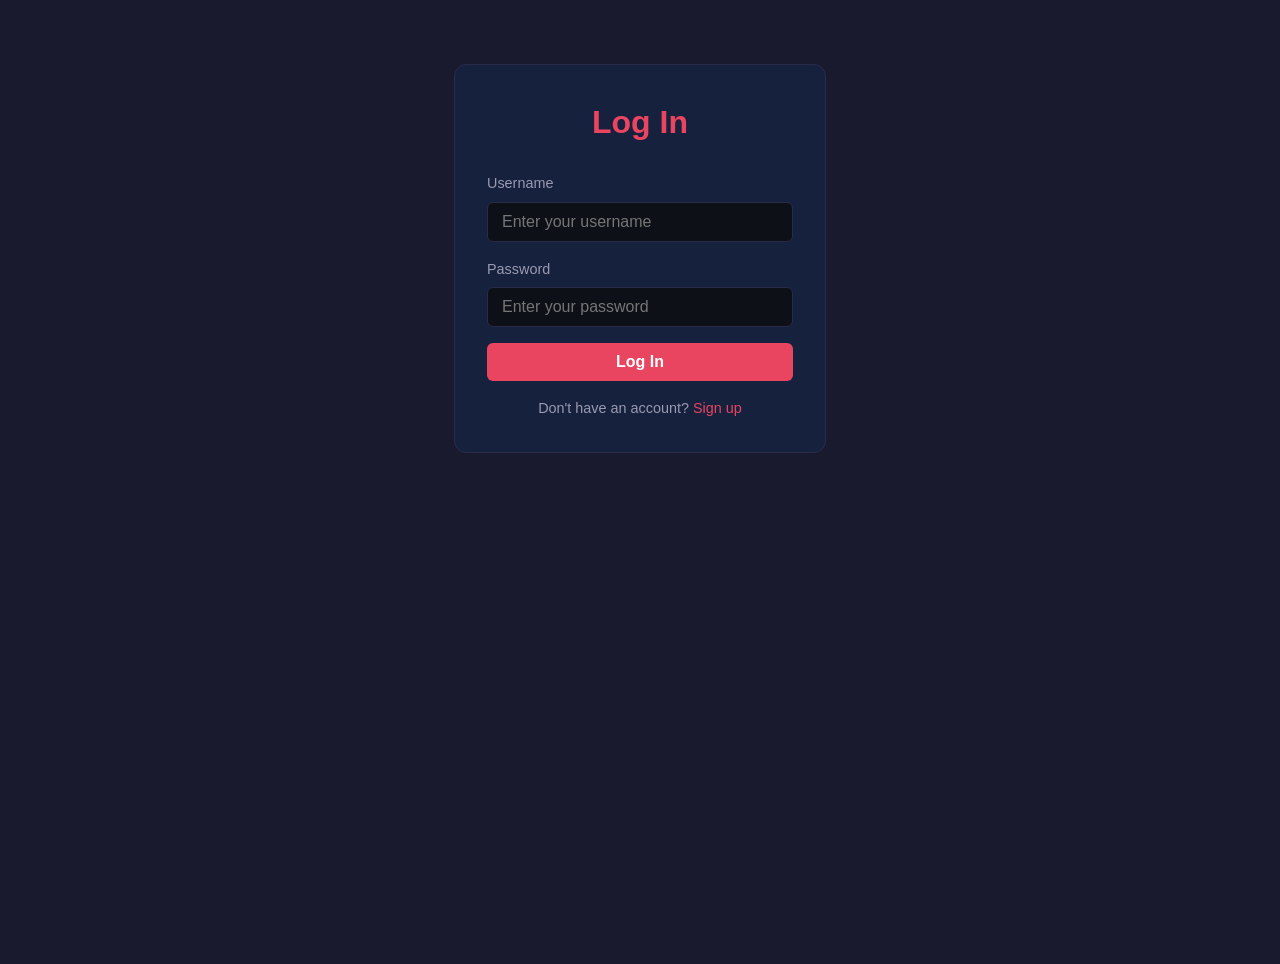
<file: html/login.html>
<!DOCTYPE html>
<html lang="en">
<head>
  <meta charset="UTF-8" />
  <meta name="viewport" content="width=device-width, initial-scale=1.0" />
  <title>XClone – Log In</title>
  <link rel="stylesheet" href="/css/style.css" />
</head>
<body>
  <div class="auth-container">
    <div class="auth-box">
      <h1>Log In</h1>
      <form id="login-form" novalidate>
        <div class="form-group">
          <label for="username">Username</label>
          <input type="text" id="username" name="username" autocomplete="username" required placeholder="Enter your username" />
        </div>
        <div class="form-group">
          <label for="password">Password</label>
          <input type="password" id="password" name="password" autocomplete="current-password" required placeholder="Enter your password" />
        </div>
        <div id="login-error" class="error-msg"></div>
        <button type="submit">Log In</button>
      </form>
      <div class="auth-link">
        Don't have an account? <a href="/signup">Sign up</a>
      </div>
    </div>
  </div>

  <script>
    (function () {
      var form = document.getElementById('login-form');
      var errEl = document.getElementById('login-error');

      function showError(msg) {
        errEl.textContent = msg;
        errEl.classList.add('visible');
      }

      function clearError() {
        errEl.textContent = '';
        errEl.classList.remove('visible');
      }

      function handleSubmit(e) {
        e.preventDefault();
        clearError();

        var username = form.elements['username'].value.trim();
        var password = form.elements['password'].value;

        if (!username || !password) {
          showError('Username and password are required.');
          return;
        }

        var btn = form.querySelector('button[type="submit"]');
        btn.disabled = true;
        btn.textContent = 'Logging in…';

        fetch('/api/auth/login', {
          method: 'POST',
          headers: { 'Content-Type': 'application/json' },
          body: JSON.stringify({ username: username, password: password })
        })
          .then(function (res) {
            return res.json().then(function (data) {
              return { status: res.status, data: data };
            });
          })
          .then(function (resp) {
            if (resp.status === 200) {
              var tok = resp.data.session_token || resp.data.token;
              if (tok) {
                localStorage.setItem('token', tok);
                localStorage.setItem('session_token', tok);
              }
              window.location.replace('/');
            } else {
              var msg = (resp.data && (resp.data.error || resp.data.message)) || 'Invalid credentials.';
              showError(msg);
              btn.disabled = false;
              btn.textContent = 'Log In';
            }
          })
          .catch(function (err) {
            showError('Network error: ' + err.message);
            btn.disabled = false;
            btn.textContent = 'Log In';
          });
      }

      form.addEventListener('submit', handleSubmit);
    })();
  </script>
</body>
</html>
</file>
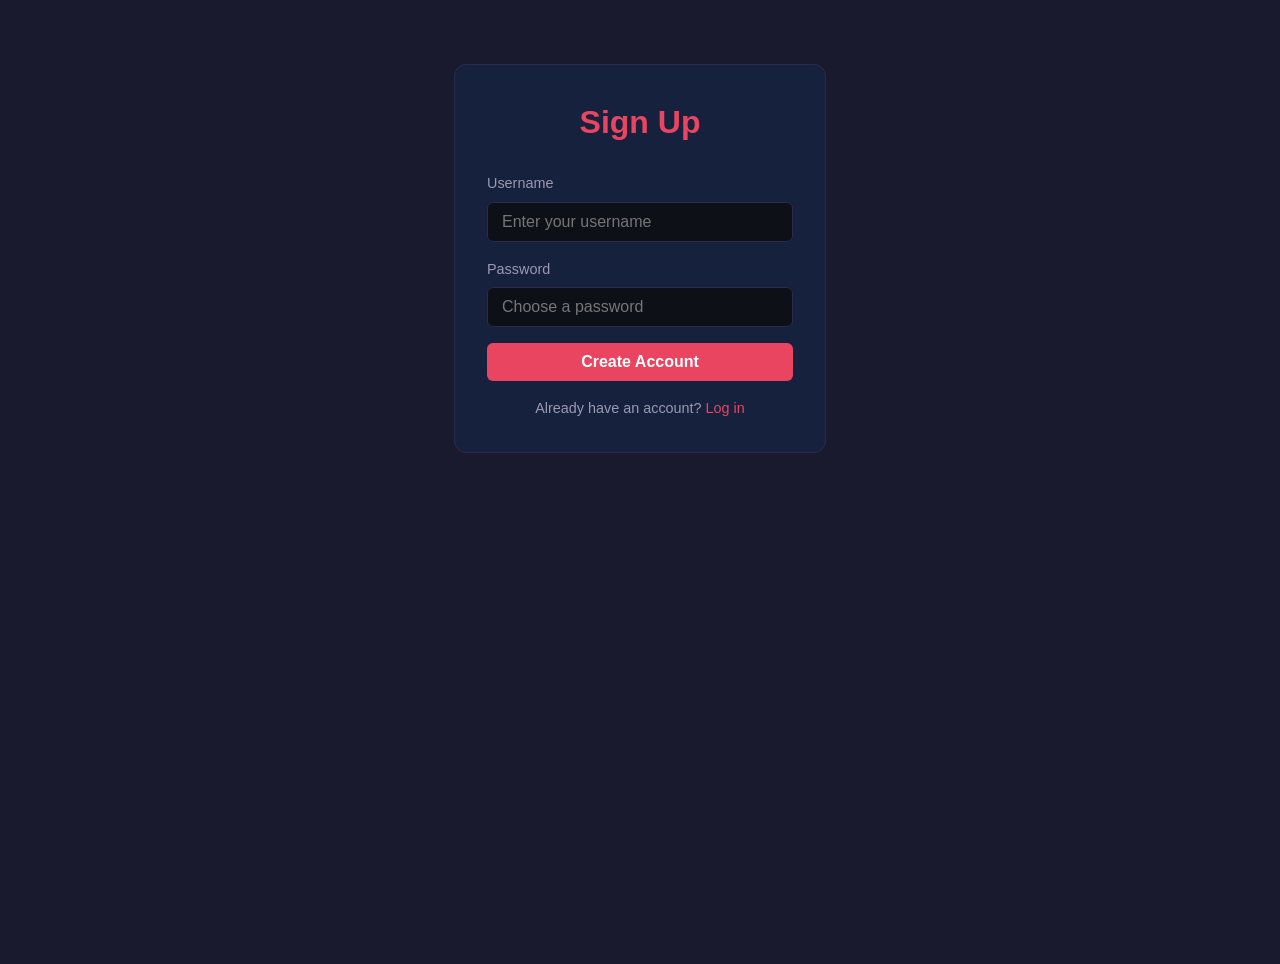
<file: html/signup.html>
<!DOCTYPE html>
<html lang="en">
<head>
  <meta charset="UTF-8" />
  <meta name="viewport" content="width=device-width, initial-scale=1.0" />
  <title>XClone – Sign Up</title>
  <link rel="stylesheet" href="/css/style.css" />
</head>
<body>
  <div class="auth-container">
    <div class="auth-box">
      <h1>Sign Up</h1>
      <form id="signup-form" novalidate>
        <div class="form-group">
          <label for="username">Username</label>
          <input type="text" id="username" name="username" autocomplete="username" required placeholder="Enter your username" />
        </div>
        <div class="form-group">
          <label for="password">Password</label>
          <input type="password" id="password" name="password" autocomplete="new-password" required placeholder="Choose a password" />
        </div>
        <div id="signup-error" class="error-msg"></div>
        <button type="submit">Create Account</button>
      </form>
      <div class="auth-link">
        Already have an account? <a href="/login">Log in</a>
      </div>
    </div>
  </div>

  <script>
    (function () {
      var form = document.getElementById('signup-form');
      var errEl = document.getElementById('signup-error');

      function showError(msg) {
        errEl.textContent = msg;
        errEl.classList.add('visible');
      }

      function clearError() {
        errEl.textContent = '';
        errEl.classList.remove('visible');
      }

      function handleSubmit(e) {
        e.preventDefault();
        clearError();

        var username = form.elements['username'].value.trim();
        var password = form.elements['password'].value;

        if (!username || !password) {
          showError('Username and password are required.');
          return;
        }

        var btn = form.querySelector('button[type="submit"]');
        btn.disabled = true;
        btn.textContent = 'Creating account…';

        fetch('/api/auth/signup', {
          method: 'POST',
          headers: { 'Content-Type': 'application/json' },
          body: JSON.stringify({ username: username, password: password })
        })
          .then(function (res) {
            return res.json().then(function (data) {
              return { status: res.status, data: data };
            });
          })
          .then(function (resp) {
            if (resp.status === 201 || resp.status === 200) {
              var tok = resp.data.session_token || resp.data.token;
              if (tok) {
                localStorage.setItem('token', tok);
                localStorage.setItem('session_token', tok);
              }
              window.location.replace('/');
            } else {
              var msg = (resp.data && (resp.data.error || resp.data.message)) || 'Signup failed.';
              showError(msg);
              btn.disabled = false;
              btn.textContent = 'Create Account';
            }
          })
          .catch(function (err) {
            showError('Network error: ' + err.message);
            btn.disabled = false;
            btn.textContent = 'Create Account';
          });
      }

      form.addEventListener('submit', handleSubmit);
    })();
  </script>
</body>
</html>
</file>
<file: css/style.css>
:root {
  --bg: #1a1a2e;
  --surface: #16213e;
  --accent: #0f3460;
  --primary: #e94560;
  --text: #eaeaea;
  --text-muted: #9a9ab0;
  --border: #2a2a4a;
  --input-bg: #0d1117;
}

* {
  box-sizing: border-box;
  margin: 0;
  padding: 0;
}

body {
  background-color: var(--bg);
  color: var(--text);
  font-family: -apple-system, BlinkMacSystemFont, 'Segoe UI', Roboto, sans-serif;
  font-size: 16px;
  line-height: 1.6;
  min-height: 100vh;
}

h1 {
  font-size: 2rem;
  font-weight: 700;
  color: var(--primary);
  margin-bottom: 1rem;
}

h2 {
  font-size: 1.4rem;
  font-weight: 600;
  margin-bottom: 0.75rem;
}

h3 {
  font-size: 1.1rem;
  font-weight: 600;
  margin-bottom: 0.5rem;
}

a {
  color: var(--primary);
  text-decoration: none;
}

a:hover {
  text-decoration: underline;
}

nav, .nav {
  background-color: var(--surface);
  border-bottom: 1px solid var(--border);
  padding: 0.75rem 1.5rem;
  display: flex;
  align-items: center;
  gap: 1.5rem;
}

nav a, .nav a {
  color: var(--text);
  font-weight: 500;
  padding: 6px 12px;
  border-radius: 4px;
  transition: background-color 0.2s;
}

nav a:hover, .nav a:hover {
  background-color: var(--accent);
  text-decoration: none;
}

nav .nav-brand, .nav .nav-brand {
  font-size: 1.2rem;
  font-weight: 700;
  color: var(--primary);
  margin-right: auto;
}

#logout-btn {
  margin-left: auto;
  background-color: transparent;
  color: var(--text-muted);
  border: 1px solid var(--border);
  cursor: pointer;
  padding: 6px 14px;
  border-radius: 4px;
  font-size: 0.9rem;
  transition: all 0.2s;
}

#logout-btn:hover {
  background-color: var(--primary);
  color: white;
  border-color: var(--primary);
}

main, .main {
  max-width: 720px;
  margin: 2rem auto;
  padding: 0 1.5rem;
}

section {
  background-color: var(--surface);
  border: 1px solid var(--border);
  border-radius: 8px;
  padding: 1.5rem;
  margin-bottom: 1.5rem;
}

article {
  background-color: var(--surface);
  border: 1px solid var(--border);
  border-radius: 8px;
  padding: 1.25rem;
  margin-bottom: 1rem;
}

article .post-author {
  font-weight: 600;
  color: var(--primary);
  font-size: 0.9rem;
  margin-bottom: 0.25rem;
}

article .post-time {
  font-size: 0.8rem;
  color: var(--text-muted);
  margin-bottom: 0.5rem;
}

article .post-body {
  color: var(--text);
}

form {
  display: flex;
  flex-direction: column;
  gap: 1rem;
}

.form-group {
  display: flex;
  flex-direction: column;
  gap: 0.4rem;
}

label {
  font-size: 0.9rem;
  color: var(--text-muted);
  font-weight: 500;
}

input[type="text"],
input[type="password"],
input[type="email"],
textarea {
  background-color: var(--input-bg);
  border: 1px solid var(--border);
  border-radius: 6px;
  color: var(--text);
  font-size: 1rem;
  padding: 10px 14px;
  width: 100%;
  transition: border-color 0.2s;
}

input[type="text"]:focus,
input[type="password"]:focus,
input[type="email"]:focus,
textarea:focus {
  outline: none;
  border-color: var(--primary);
}

textarea {
  min-height: 120px;
  resize: vertical;
}

button, input[type="submit"] {
  background-color: var(--primary);
  color: white;
  border: none;
  border-radius: 6px;
  cursor: pointer;
  font-size: 1rem;
  font-weight: 600;
  padding: 10px 20px;
  transition: background-color 0.2s, transform 0.1s;
}

button:hover, input[type="submit"]:hover {
  background-color: #c73652;
}

button:active, input[type="submit"]:active {
  transform: scale(0.98);
}

button.secondary {
  background-color: var(--accent);
  color: var(--text);
}

button.secondary:hover {
  background-color: #1a4a7a;
}

button.follow-btn {
  background-color: var(--primary);
  padding: 6px 14px;
  font-size: 0.9rem;
}

button.follow-btn.following {
  background-color: var(--accent);
}

.error-msg {
  background-color: #3d1a1a;
  border: 1px solid #7a2a2a;
  border-radius: 6px;
  color: #ff8080;
  display: none;
  font-size: 0.9rem;
  padding: 10px 14px;
}

.error-msg.visible {
  display: block;
}

.success-msg {
  background-color: #1a3d1a;
  border: 1px solid #2a7a2a;
  border-radius: 6px;
  color: #80ff80;
  display: none;
  font-size: 0.9rem;
  padding: 10px 14px;
}

.success-msg.visible {
  display: block;
}

.user-row {
  display: flex;
  align-items: center;
  justify-content: space-between;
  padding: 0.75rem 1rem;
  border-bottom: 1px solid var(--border);
}

.user-row:last-child {
  border-bottom: none;
}

.user-row a {
  font-weight: 600;
  color: var(--text);
}

.user-row a:hover {
  color: var(--primary);
  text-decoration: none;
}

.user-meta {
  font-size: 0.85rem;
  color: var(--text-muted);
}

.profile-header {
  display: flex;
  align-items: flex-start;
  justify-content: space-between;
  margin-bottom: 1.5rem;
}

.loading {
  color: var(--text-muted);
  font-style: italic;
  padding: 2rem 0;
  text-align: center;
}

.auth-container {
  max-width: 420px;
  margin: 4rem auto;
  padding: 0 1.5rem;
}

.auth-box {
  background-color: var(--surface);
  border: 1px solid var(--border);
  border-radius: 12px;
  padding: 2rem;
}

.auth-box h1 {
  text-align: center;
  margin-bottom: 1.5rem;
}

.auth-link {
  text-align: center;
  margin-top: 1rem;
  font-size: 0.9rem;
  color: var(--text-muted);
}
</file>
